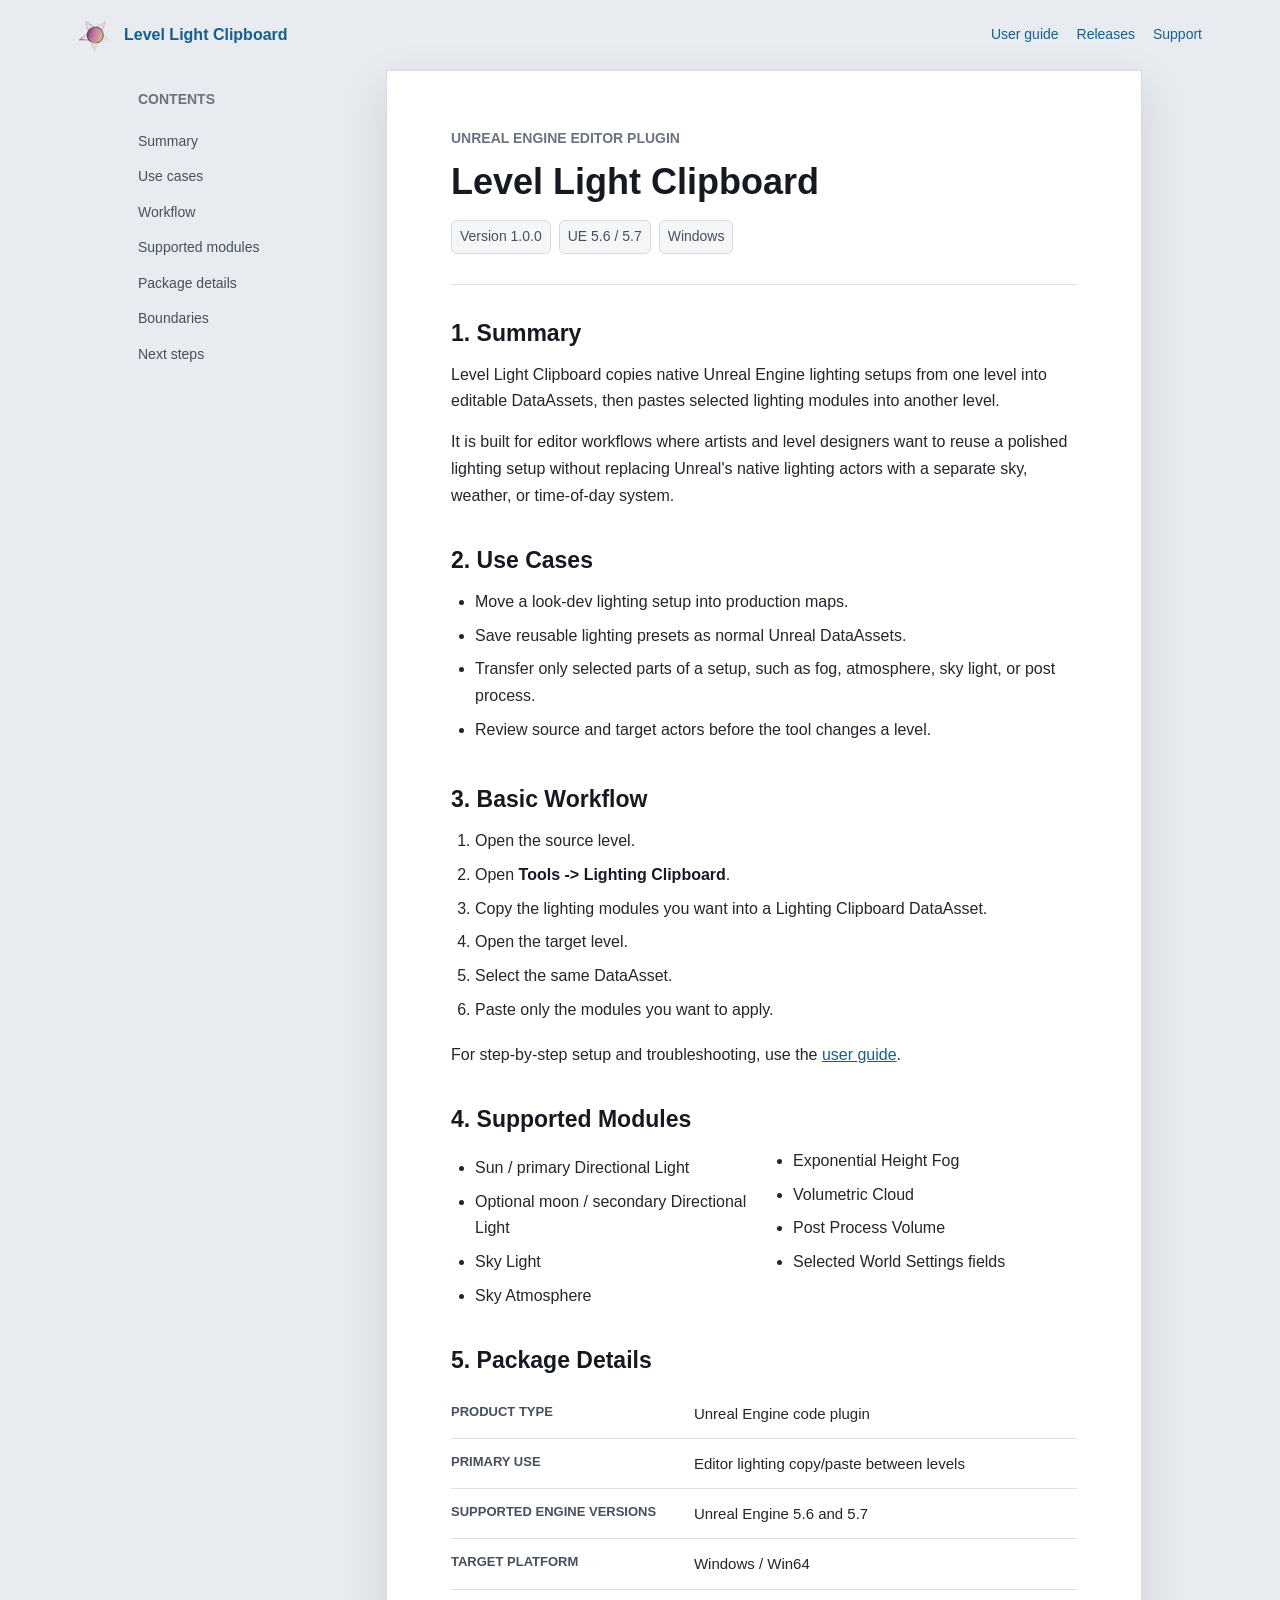
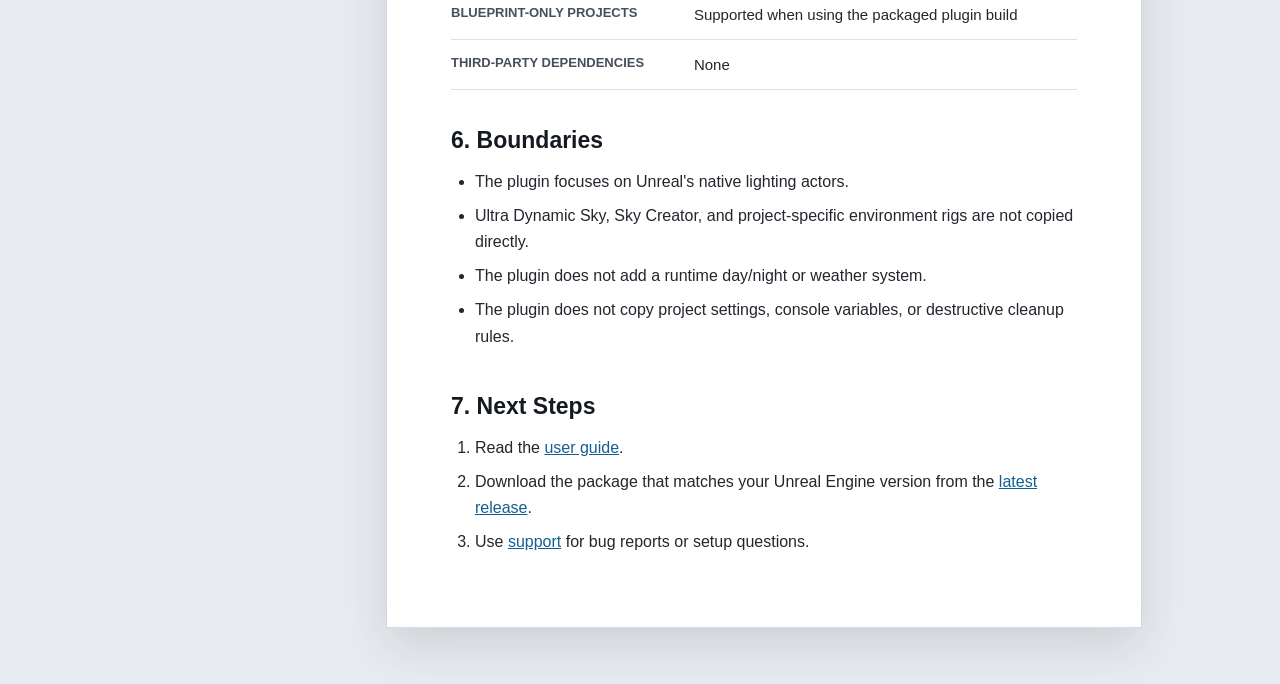
<file: index.html>
<!doctype html>
<html lang="en">
<head>
	<meta charset="utf-8">
	<meta name="viewport" content="width=device-width, initial-scale=1">
	<title>Level Light Clipboard</title>
	<meta name="description" content="Product overview for Level Light Clipboard, an Unreal Engine editor plugin for copying native lighting setups between levels.">
	<link rel="icon" href="assets/llcp-logo-128.png">
	<link rel="stylesheet" href="assets/guide-reader.css">
</head>
<body class="docs-reader">
	<header class="reader-topbar">
		<a class="reader-brand" href="index.html" aria-label="Level Light Clipboard overview">
			<img src="assets/llcp-logo-128.png" alt="">
			<span>Level Light Clipboard</span>
		</a>
		<nav class="reader-links" aria-label="Product links">
			<a href="guide.html">User guide</a>
			<a href="https://github.com/UltimateHobby/LevelLightClipboard/releases/latest">Releases</a>
			<a href="https://github.com/UltimateHobby/LevelLightClipboard/issues">Support</a>
		</nav>
	</header>

	<main class="reader-layout">
		<aside class="reader-toc" aria-label="Overview sections">
			<p>Contents</p>
			<a href="#summary">Summary</a>
			<a href="#use-cases">Use cases</a>
			<a href="#workflow">Workflow</a>
			<a href="#modules">Supported modules</a>
			<a href="#package">Package details</a>
			<a href="#boundaries">Boundaries</a>
			<a href="#next">Next steps</a>
		</aside>

		<article class="reader-document">
			<header class="reader-title">
				<p>Unreal Engine editor plugin</p>
				<h1>Level Light Clipboard</h1>
				<div class="reader-meta">
					<span>Version 1.0.0</span>
					<span>UE 5.6 / 5.7</span>
					<span>Windows</span>
				</div>
			</header>

			<section id="summary" class="reader-section">
				<h2>1. Summary</h2>
				<p>
					Level Light Clipboard copies native Unreal Engine lighting setups from one level into editable
					DataAssets, then pastes selected lighting modules into another level.
				</p>
				<p>
					It is built for editor workflows where artists and level designers want to reuse a polished lighting
					setup without replacing Unreal's native lighting actors with a separate sky, weather, or time-of-day
					system.
				</p>
			</section>

			<section id="use-cases" class="reader-section">
				<h2>2. Use Cases</h2>
				<ul>
					<li>Move a look-dev lighting setup into production maps.</li>
					<li>Save reusable lighting presets as normal Unreal DataAssets.</li>
					<li>Transfer only selected parts of a setup, such as fog, atmosphere, sky light, or post process.</li>
					<li>Review source and target actors before the tool changes a level.</li>
				</ul>
			</section>

			<section id="workflow" class="reader-section">
				<h2>3. Basic Workflow</h2>
				<ol>
					<li>Open the source level.</li>
					<li>Open <strong>Tools -> Lighting Clipboard</strong>.</li>
					<li>Copy the lighting modules you want into a Lighting Clipboard DataAsset.</li>
					<li>Open the target level.</li>
					<li>Select the same DataAsset.</li>
					<li>Paste only the modules you want to apply.</li>
				</ol>
				<p>For step-by-step setup and troubleshooting, use the <a href="guide.html">user guide</a>.</p>
			</section>

			<section id="modules" class="reader-section">
				<h2>4. Supported Modules</h2>
				<ul class="reader-columns">
					<li>Sun / primary Directional Light</li>
					<li>Optional moon / secondary Directional Light</li>
					<li>Sky Light</li>
					<li>Sky Atmosphere</li>
					<li>Exponential Height Fog</li>
					<li>Volumetric Cloud</li>
					<li>Post Process Volume</li>
					<li>Selected World Settings fields</li>
				</ul>
			</section>

			<section id="package" class="reader-section">
				<h2>5. Package Details</h2>
				<table class="reader-table">
					<tbody>
						<tr>
							<th>Product type</th>
							<td>Unreal Engine code plugin</td>
						</tr>
						<tr>
							<th>Primary use</th>
							<td>Editor lighting copy/paste between levels</td>
						</tr>
						<tr>
							<th>Supported engine versions</th>
							<td>Unreal Engine 5.6 and 5.7</td>
						</tr>
						<tr>
							<th>Target platform</th>
							<td>Windows / Win64</td>
						</tr>
						<tr>
							<th>Blueprint-only projects</th>
							<td>Supported when using the packaged plugin build</td>
						</tr>
						<tr>
							<th>Third-party dependencies</th>
							<td>None</td>
						</tr>
					</tbody>
				</table>
			</section>

			<section id="boundaries" class="reader-section">
				<h2>6. Boundaries</h2>
				<ul>
					<li>The plugin focuses on Unreal's native lighting actors.</li>
					<li>Ultra Dynamic Sky, Sky Creator, and project-specific environment rigs are not copied directly.</li>
					<li>The plugin does not add a runtime day/night or weather system.</li>
					<li>The plugin does not copy project settings, console variables, or destructive cleanup rules.</li>
				</ul>
			</section>

			<section id="next" class="reader-section">
				<h2>7. Next Steps</h2>
				<ol>
					<li>Read the <a href="guide.html">user guide</a>.</li>
					<li>Download the package that matches your Unreal Engine version from the <a href="https://github.com/UltimateHobby/LevelLightClipboard/releases/latest">latest release</a>.</li>
					<li>Use <a href="https://github.com/UltimateHobby/LevelLightClipboard/issues">support</a> for bug reports or setup questions.</li>
				</ol>
			</section>
		</article>
	</main>
</body>
</html>
</file>
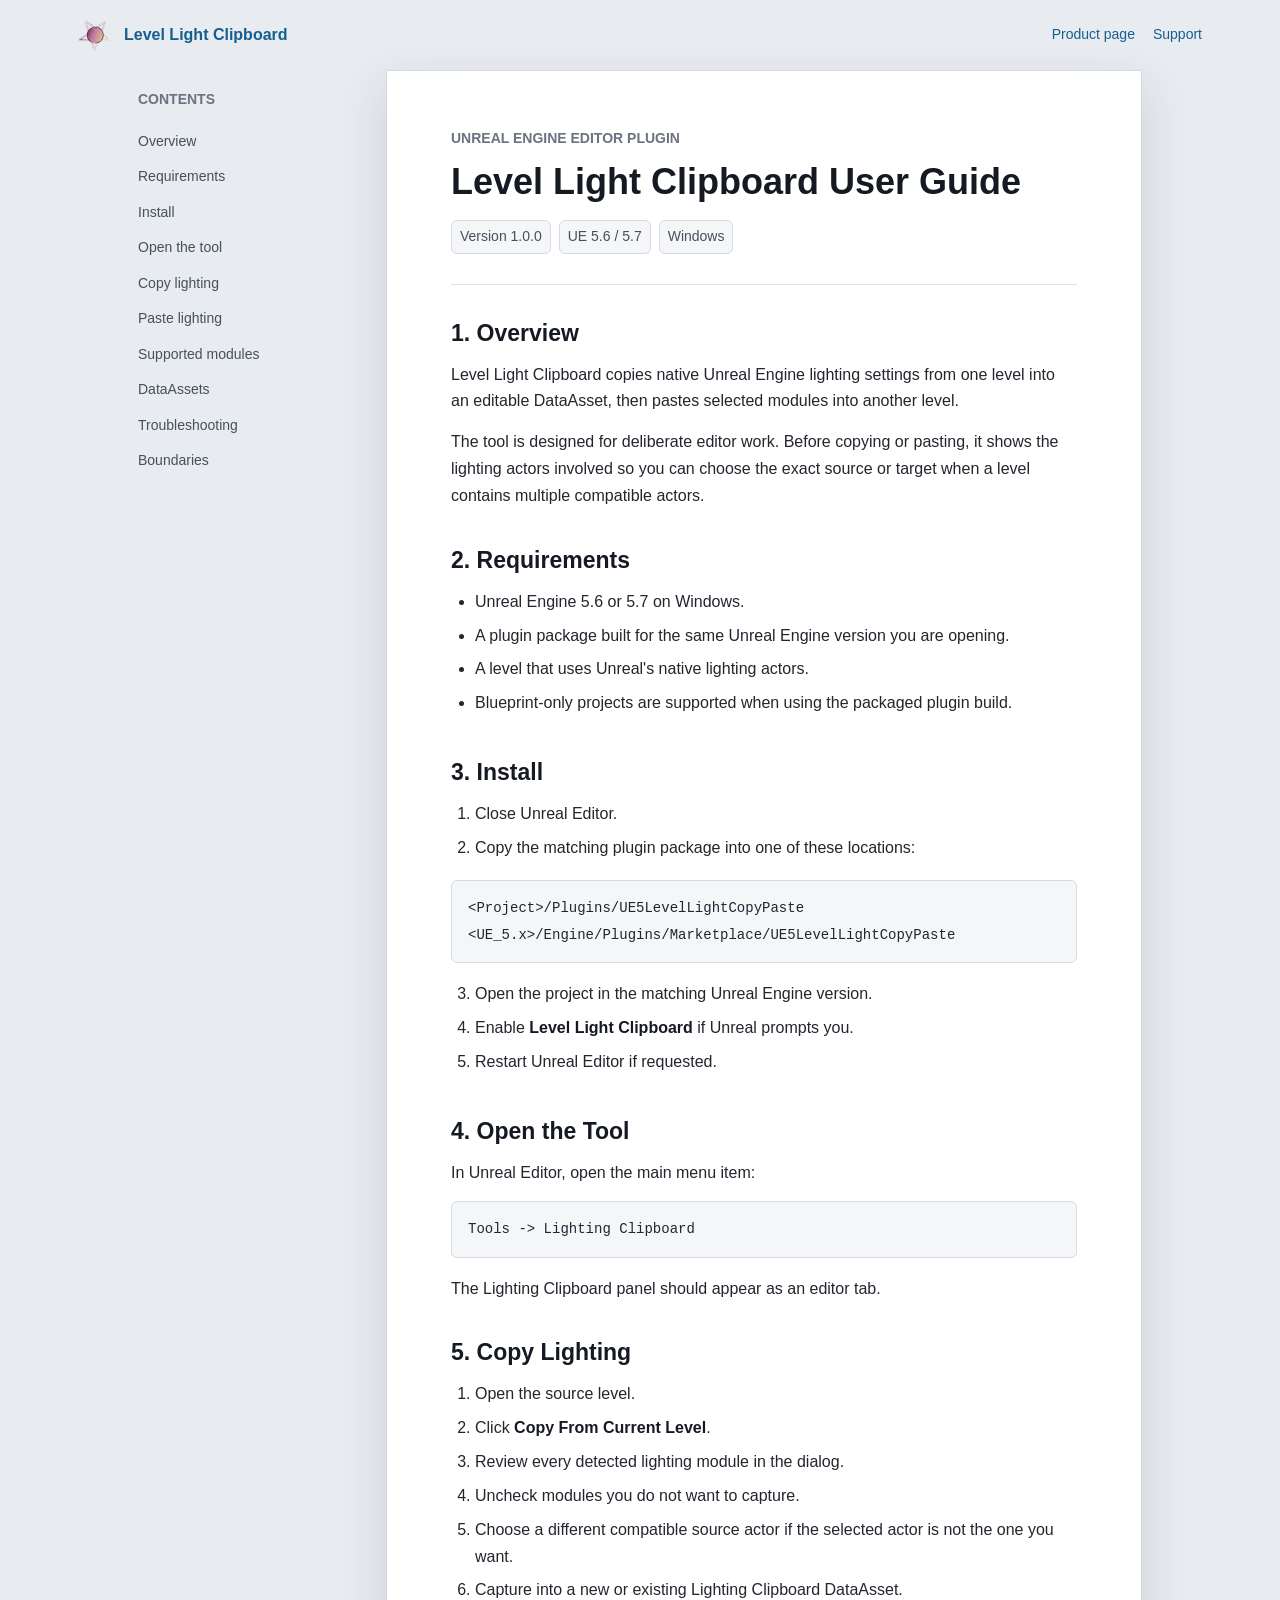
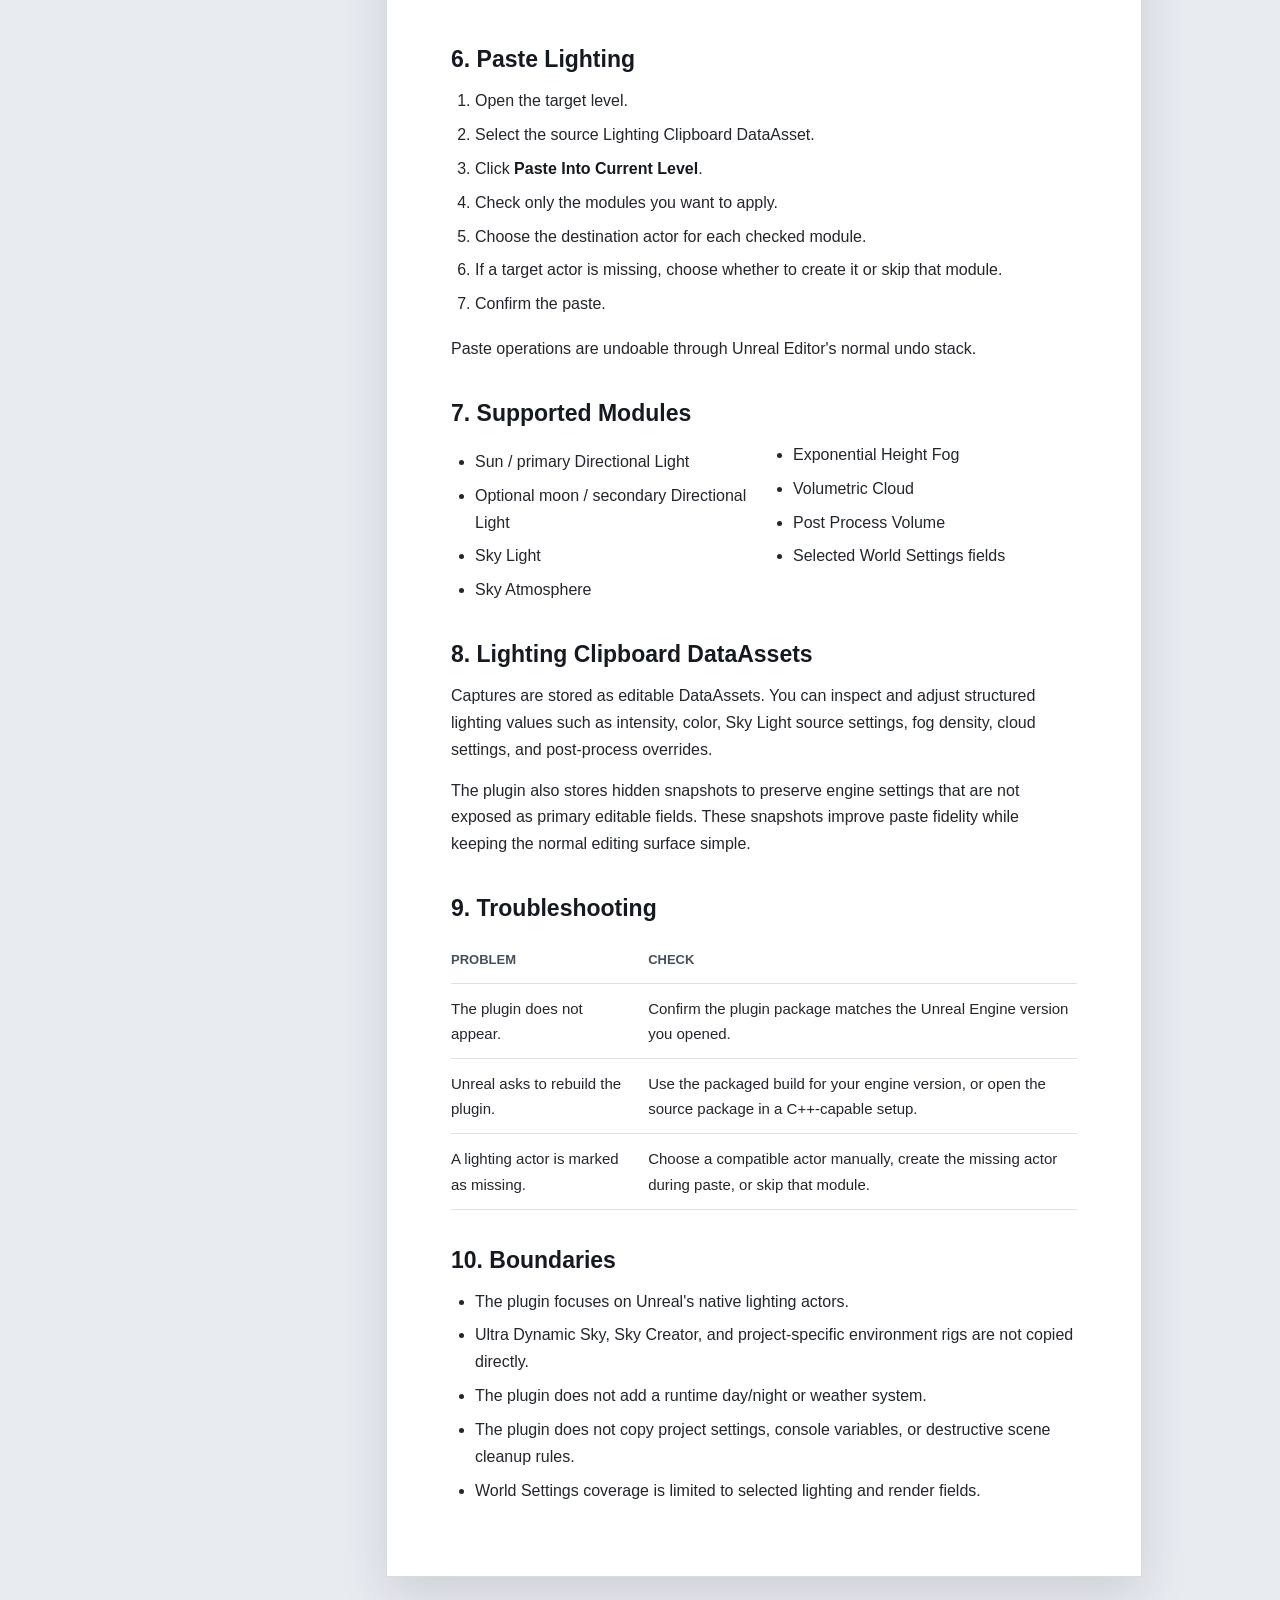
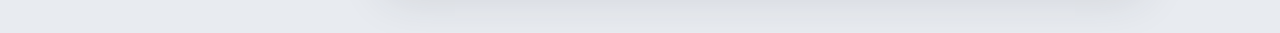
<file: guide.html>
<!doctype html>
<html lang="en">
<head>
	<meta charset="utf-8">
	<meta name="viewport" content="width=device-width, initial-scale=1">
	<title>User Guide - Level Light Clipboard</title>
	<meta name="description" content="Installation and workflow guide for Level Light Clipboard.">
	<link rel="icon" href="assets/llcp-logo-128.png">
	<link rel="stylesheet" href="assets/guide-reader.css">
</head>
<body class="docs-reader">
	<header class="reader-topbar">
		<a class="reader-brand" href="index.html" aria-label="Level Light Clipboard product page">
			<img src="assets/llcp-logo-128.png" alt="">
			<span>Level Light Clipboard</span>
		</a>
		<nav class="reader-links" aria-label="Documentation links">
			<a href="index.html">Product page</a>
			<a href="https://github.com/UltimateHobby/LevelLightClipboard/issues">Support</a>
		</nav>
	</header>

	<main class="reader-layout">
		<aside class="reader-toc" aria-label="Guide sections">
			<p>Contents</p>
			<a href="#overview">Overview</a>
			<a href="#requirements">Requirements</a>
			<a href="#install">Install</a>
			<a href="#open">Open the tool</a>
			<a href="#copy">Copy lighting</a>
			<a href="#paste">Paste lighting</a>
			<a href="#modules">Supported modules</a>
			<a href="#data-assets">DataAssets</a>
			<a href="#troubleshooting">Troubleshooting</a>
			<a href="#boundaries">Boundaries</a>
		</aside>

		<article class="reader-document">
			<header class="reader-title">
				<p>Unreal Engine editor plugin</p>
				<h1>Level Light Clipboard User Guide</h1>
				<div class="reader-meta">
					<span>Version 1.0.0</span>
					<span>UE 5.6 / 5.7</span>
					<span>Windows</span>
				</div>
			</header>

			<section id="overview" class="reader-section">
				<h2>1. Overview</h2>
				<p>
					Level Light Clipboard copies native Unreal Engine lighting settings from one level into an editable
					DataAsset, then pastes selected modules into another level.
				</p>
				<p>
					The tool is designed for deliberate editor work. Before copying or pasting, it shows the lighting
					actors involved so you can choose the exact source or target when a level contains multiple compatible
					actors.
				</p>
			</section>

			<section id="requirements" class="reader-section">
				<h2>2. Requirements</h2>
				<ul>
					<li>Unreal Engine 5.6 or 5.7 on Windows.</li>
					<li>A plugin package built for the same Unreal Engine version you are opening.</li>
					<li>A level that uses Unreal's native lighting actors.</li>
					<li>Blueprint-only projects are supported when using the packaged plugin build.</li>
				</ul>
			</section>

			<section id="install" class="reader-section">
				<h2>3. Install</h2>
				<ol>
					<li>Close Unreal Editor.</li>
					<li>Copy the matching plugin package into one of these locations:</li>
				</ol>
				<pre><code>&lt;Project&gt;/Plugins/UE5LevelLightCopyPaste
&lt;UE_5.x&gt;/Engine/Plugins/Marketplace/UE5LevelLightCopyPaste</code></pre>
				<ol start="3">
					<li>Open the project in the matching Unreal Engine version.</li>
					<li>Enable <strong>Level Light Clipboard</strong> if Unreal prompts you.</li>
					<li>Restart Unreal Editor if requested.</li>
				</ol>
			</section>

			<section id="open" class="reader-section">
				<h2>4. Open the Tool</h2>
				<p>In Unreal Editor, open the main menu item:</p>
				<pre><code>Tools -> Lighting Clipboard</code></pre>
				<p>The Lighting Clipboard panel should appear as an editor tab.</p>
			</section>

			<section id="copy" class="reader-section">
				<h2>5. Copy Lighting</h2>
				<ol>
					<li>Open the source level.</li>
					<li>Click <strong>Copy From Current Level</strong>.</li>
					<li>Review every detected lighting module in the dialog.</li>
					<li>Uncheck modules you do not want to capture.</li>
					<li>Choose a different compatible source actor if the selected actor is not the one you want.</li>
					<li>Capture into a new or existing Lighting Clipboard DataAsset.</li>
				</ol>
			</section>

			<section id="paste" class="reader-section">
				<h2>6. Paste Lighting</h2>
				<ol>
					<li>Open the target level.</li>
					<li>Select the source Lighting Clipboard DataAsset.</li>
					<li>Click <strong>Paste Into Current Level</strong>.</li>
					<li>Check only the modules you want to apply.</li>
					<li>Choose the destination actor for each checked module.</li>
					<li>If a target actor is missing, choose whether to create it or skip that module.</li>
					<li>Confirm the paste.</li>
				</ol>
				<p>Paste operations are undoable through Unreal Editor's normal undo stack.</p>
			</section>

			<section id="modules" class="reader-section">
				<h2>7. Supported Modules</h2>
				<ul class="reader-columns">
					<li>Sun / primary Directional Light</li>
					<li>Optional moon / secondary Directional Light</li>
					<li>Sky Light</li>
					<li>Sky Atmosphere</li>
					<li>Exponential Height Fog</li>
					<li>Volumetric Cloud</li>
					<li>Post Process Volume</li>
					<li>Selected World Settings fields</li>
				</ul>
			</section>

			<section id="data-assets" class="reader-section">
				<h2>8. Lighting Clipboard DataAssets</h2>
				<p>
					Captures are stored as editable DataAssets. You can inspect and adjust structured lighting values such
					as intensity, color, Sky Light source settings, fog density, cloud settings, and post-process overrides.
				</p>
				<p>
					The plugin also stores hidden snapshots to preserve engine settings that are not exposed as primary
					editable fields. These snapshots improve paste fidelity while keeping the normal editing surface simple.
				</p>
			</section>

			<section id="troubleshooting" class="reader-section">
				<h2>9. Troubleshooting</h2>
				<table class="reader-table">
					<thead>
						<tr>
							<th>Problem</th>
							<th>Check</th>
						</tr>
					</thead>
					<tbody>
						<tr>
							<td>The plugin does not appear.</td>
							<td>Confirm the plugin package matches the Unreal Engine version you opened.</td>
						</tr>
						<tr>
							<td>Unreal asks to rebuild the plugin.</td>
							<td>Use the packaged build for your engine version, or open the source package in a C++-capable setup.</td>
						</tr>
						<tr>
							<td>A lighting actor is marked as missing.</td>
							<td>Choose a compatible actor manually, create the missing actor during paste, or skip that module.</td>
						</tr>
					</tbody>
				</table>
			</section>

			<section id="boundaries" class="reader-section">
				<h2>10. Boundaries</h2>
				<ul>
					<li>The plugin focuses on Unreal's native lighting actors.</li>
					<li>Ultra Dynamic Sky, Sky Creator, and project-specific environment rigs are not copied directly.</li>
					<li>The plugin does not add a runtime day/night or weather system.</li>
					<li>The plugin does not copy project settings, console variables, or destructive scene cleanup rules.</li>
					<li>World Settings coverage is limited to selected lighting and render fields.</li>
				</ul>
			</section>
		</article>
	</main>
</body>
</html>
</file>
<file: assets/guide-reader.css>
﻿* {
	box-sizing: border-box;
}

html {
	scroll-behavior: smooth;
}

body.docs-reader {
	color-scheme: light;
	margin: 0;
	background: #e8ebf0;
	color: #22262d;
	font: 16px/1.68 "Segoe UI", Arial, sans-serif;
	letter-spacing: 0;
}

.docs-reader a {
	color: #145f8f;
}

.reader-topbar {
	display: flex;
	justify-content: space-between;
	align-items: center;
	gap: 24px;
	max-width: 1180px;
	margin: 0 auto;
	padding: 18px 28px;
}

.reader-brand,
.reader-links {
	display: flex;
	align-items: center;
	gap: 12px;
}

.reader-brand {
	color: #22262d;
	font-weight: 700;
	text-decoration: none;
}

.reader-brand img {
	width: 34px;
	height: 34px;
	border-radius: 6px;
}

.reader-links {
	flex-wrap: wrap;
	gap: 18px;
	font-size: 14px;
}

.reader-links a,
.reader-toc a {
	text-decoration: none;
}

.reader-layout {
	display: grid;
	grid-template-columns: 220px minmax(0, 760px);
	gap: 28px;
	align-items: start;
	max-width: 1060px;
	margin: 0 auto 56px;
	padding: 0 28px;
}

.reader-toc {
	position: sticky;
	top: 18px;
	padding: 18px 0;
	font-size: 14px;
}

.reader-toc p {
	margin: 0 0 12px;
	color: #6b7280;
	font-weight: 700;
	text-transform: uppercase;
}

.reader-toc a {
	display: block;
	padding: 6px 0;
	color: #46505c;
}

.reader-toc a:hover {
	color: #145f8f;
}

.reader-document {
	min-width: 0;
	padding: 56px 64px 64px;
	border: 1px solid #d6dbe3;
	background: #fff;
	box-shadow: 0 18px 45px rgba(42, 48, 57, 0.14);
}

.reader-title {
	padding-bottom: 30px;
	border-bottom: 1px solid #dce1e8;
}

.reader-title p {
	margin: 0 0 10px;
	color: #6b7280;
	font-size: 14px;
	font-weight: 700;
	text-transform: uppercase;
}

.reader-title h1 {
	max-width: 680px;
	margin: 0;
	color: #151922;
	font-size: 36px;
	line-height: 1.16;
}

.reader-meta {
	display: flex;
	flex-wrap: wrap;
	gap: 8px;
	margin-top: 18px;
	color: #46505c;
	font-size: 14px;
}

.reader-meta span {
	padding: 4px 8px;
	border: 1px solid #d6dbe3;
	border-radius: 6px;
	background: #f4f6f8;
}

.reader-section {
	padding: 34px 0 0;
	scroll-margin-top: 18px;
}

.reader-section + .reader-section {
	margin-top: 2px;
}

.reader-section h2 {
	margin: 0 0 14px;
	color: #151922;
	font-size: 23px;
	line-height: 1.25;
}

.reader-section p {
	margin: 0 0 14px;
}

.reader-section p:last-child,
.reader-section ul:last-child,
.reader-section ol:last-child,
.reader-section table:last-child,
.reader-section pre:last-child {
	margin-bottom: 0;
}

.reader-section ul,
.reader-section ol {
	margin: 0 0 18px;
	padding-left: 24px;
}

.reader-section li {
	margin: 7px 0;
}

.reader-section strong {
	color: #151922;
}

.reader-section pre {
	max-width: 100%;
	margin: 12px 0 18px;
	padding: 14px 16px;
	overflow-x: auto;
	border: 1px solid #d6dbe3;
	border-radius: 6px;
	background: #f4f6f8;
}

.reader-section code {
	padding: 0;
	border-radius: 0;
	background: transparent;
	color: #202631;
	font-size: 14px;
}

.reader-columns {
	columns: 2;
	column-gap: 34px;
}

.reader-table {
	width: 100%;
	border-collapse: collapse;
	font-size: 15px;
}

.reader-table th,
.reader-table td {
	padding: 12px 0;
	border-bottom: 1px solid #dce1e8;
	text-align: left;
	vertical-align: top;
}

.reader-table th {
	color: #46505c;
	font-size: 13px;
	text-transform: uppercase;
}

.reader-table td + td,
.reader-table th + th {
	padding-left: 24px;
}

@media (max-width: 880px) {
	.reader-topbar {
		display: block;
		padding: 16px 20px;
	}

	.reader-links {
		margin-top: 12px;
	}

	.reader-layout {
		display: block;
		padding: 0 16px;
	}

	.reader-toc {
		position: static;
		display: flex;
		gap: 8px 16px;
		flex-wrap: wrap;
		padding: 12px 0 16px;
	}

	.reader-toc p {
		width: 100%;
		margin-bottom: 0;
	}

	.reader-toc a {
		padding: 0;
	}

	.reader-document {
		padding: 34px 24px 40px;
	}

	.reader-title h1 {
		font-size: 30px;
	}

	.reader-columns {
		columns: 1;
	}

	.reader-table,
	.reader-table thead,
	.reader-table tbody,
	.reader-table tr,
	.reader-table th,
	.reader-table td {
		display: block;
	}

	.reader-table thead {
		display: none;
	}

	.reader-table tr {
		padding: 12px 0;
		border-bottom: 1px solid #dce1e8;
	}

	.reader-table td {
		padding: 0;
		border-bottom: 0;
	}

	.reader-table td + td {
		padding: 6px 0 0;
		color: #46505c;
	}
}
</file>
